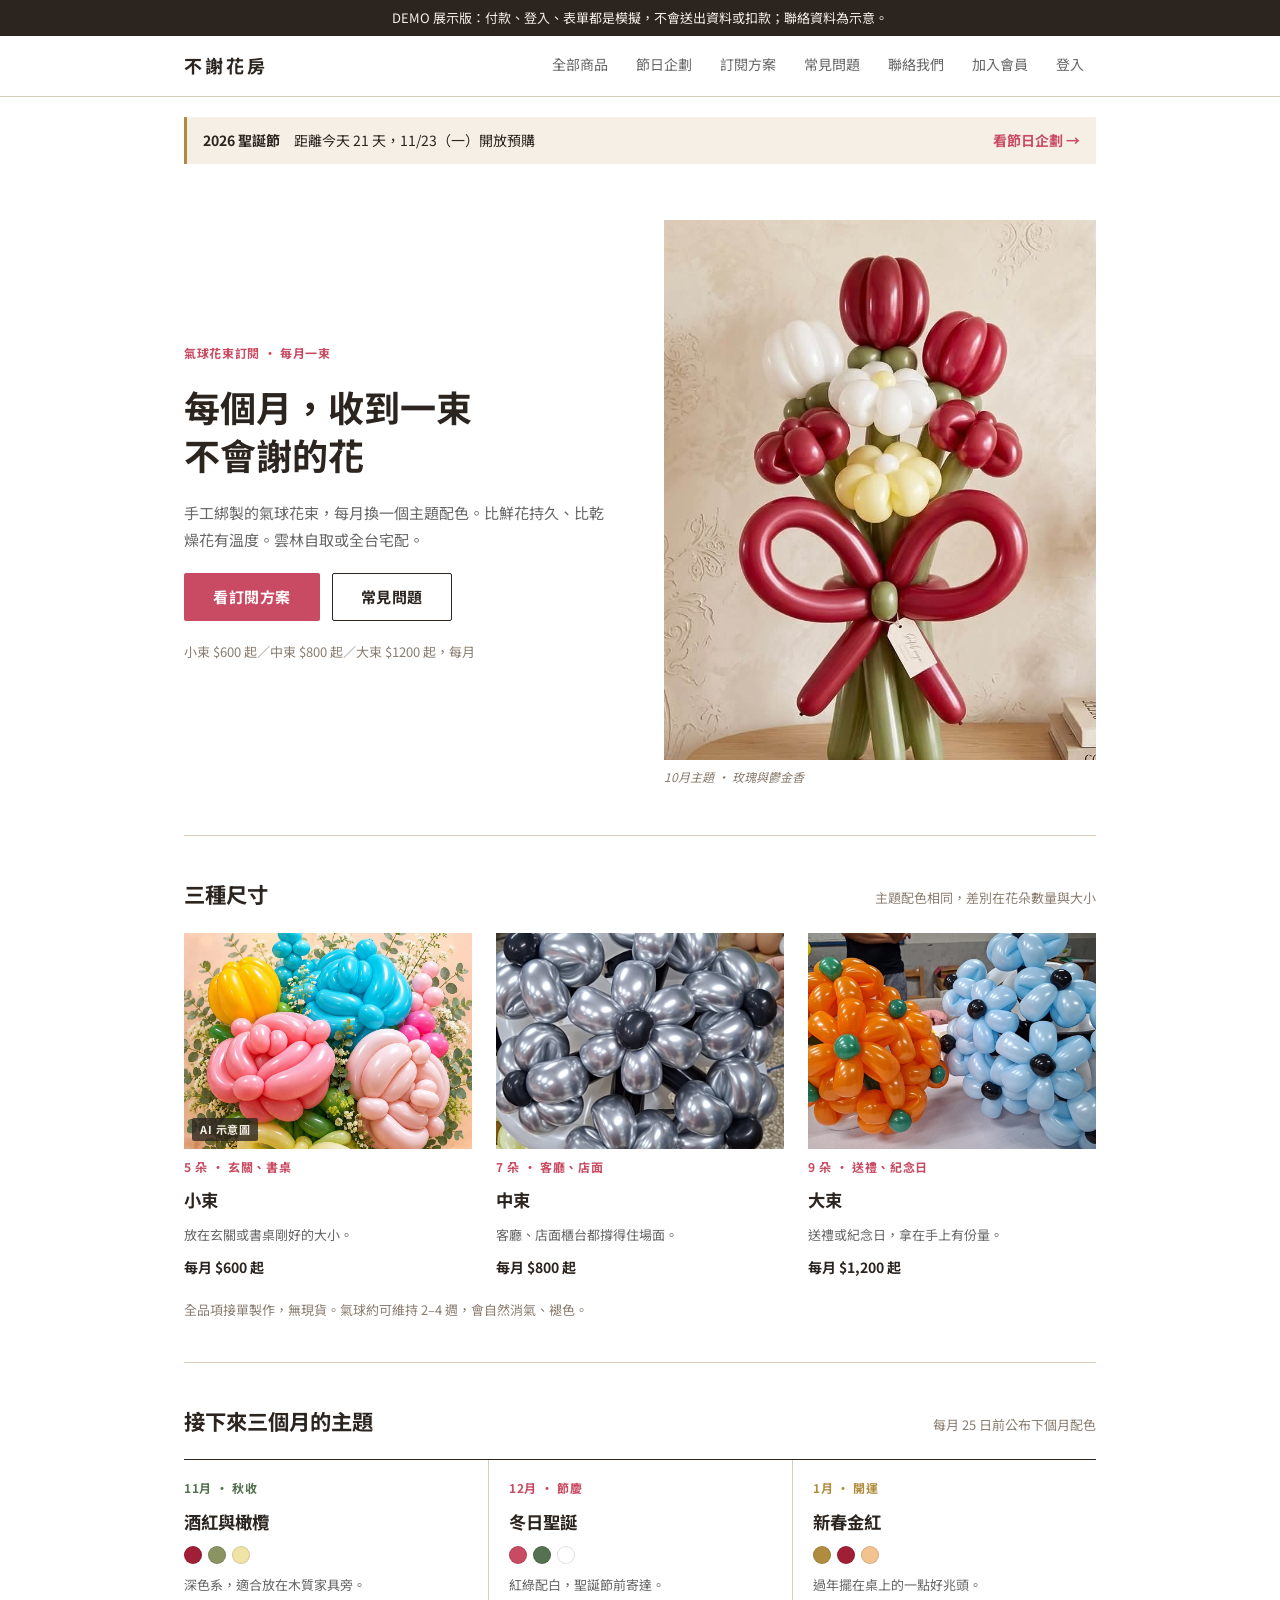
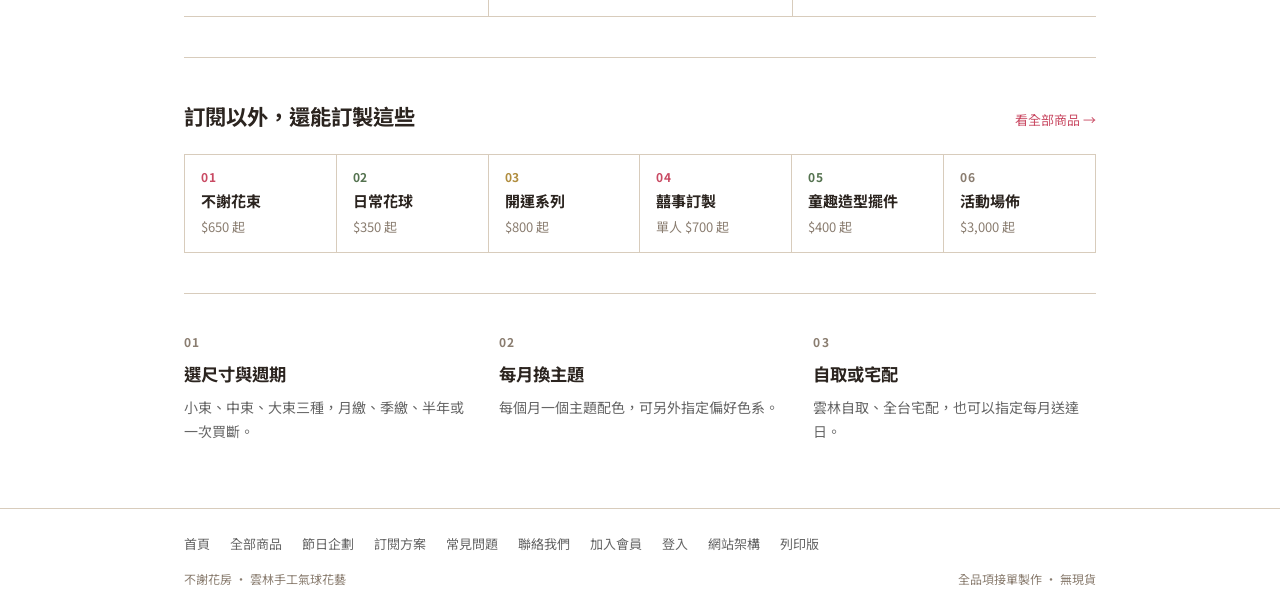
<file: docs/index.html>
<!DOCTYPE html>
<html lang="zh-Hant">
<head>
<meta charset="utf-8">
<meta name="viewport" content="width=device-width, initial-scale=1">
<title>不謝花房｜氣球花束訂閱</title>
<meta name="description" content="手工綁製的氣球花束，每月換一個主題配色。雲林自取或全台宅配。">
<link rel="stylesheet" href="styles.css">
</head>
<body>
<div class="site">
  <div class="demo-bar" role="note">DEMO 展示版：付款、登入、表單都是模擬，不會送出資料或扣款；聯絡資料為示意。</div>
  <header class="site-header">
    <div class="wrap">
      <a class="brand" href="#home">不謝花房</a>
      <nav class="nav" aria-label="主選單">
        <a href="#products" data-nav="products">全部商品</a>
        <a href="#campaign" data-nav="campaign">節日企劃</a>
        <a href="#plans" data-nav="plans">訂閱方案</a>
        <a href="#faq" data-nav="faq">常見問題</a>
        <a href="#contact" data-nav="contact">聯絡我們</a>
        <a href="#join" data-nav="join" data-text="joinNavLabel">加入會員</a>
        <a href="login.html" data-show="notMember">登入</a>
      </nav>
    </div>
  </header>

  <main class="wrap">

    <!-- 01 首頁 -->
    <section data-page="home">
      <div class="home-campaign" id="home-campaign"></div>
      <div class="hero">
        <div class="stack gap-20">
          <div class="eyebrow bouquet">氣球花束訂閱 · 每月一束</div>
          <h1>每個月，收到一束<br>不會謝的花</h1>
          <p class="lede">手工綁製的氣球花束，每月換一個主題配色。比鮮花持久、比乾燥花有溫度。雲林自取或全台宅配。</p>
          <div class="row">
            <a class="btn lg" href="#plans">看訂閱方案</a>
            <a class="btn lg secondary" href="#faq">常見問題</a>
          </div>
          <div class="small muted">小束 $600 起／中束 $800 起／大束 $1200 起，每月</div>
        </div>
        <figure class="photo">
          <img src="assets/bouquet-rose-tulip.jpg" alt="玫瑰鬱金香氣球花束" width="727" height="1024">
          <figcaption>10月主題 · 玫瑰與鬱金香</figcaption>
        </figure>
      </div>

      <div class="home-section stack gap-20">
        <div class="section-head">
          <div class="h1">三種尺寸</div>
          <div class="small muted">主題配色相同，差別在花朵數量與大小</div>
        </div>
        <div class="products">
          <a class="product" href="#plans">
            <div class="size-tile"><div class="cluster c3" aria-hidden="true"><i></i><i></i><i></i><i></i><i></i></div><img src="assets/bouquet-5.jpg" alt="小束 AI 示意圖" onerror="this.remove()"><span class="photo-tag">AI 示意圖</span></div>
            <div class="eyebrow bouquet">5 朵 · 玄關、書桌</div>
            <div class="h2">小束</div>
            <div class="product-blurb">放在玄關或書桌剛好的大小。</div>
            <div class="product-price">每月 $600 起</div>
          </a>
          <a class="product" href="#plans">
            <div class="size-tile"><div class="cluster c4" aria-hidden="true"><i></i><i></i><i></i><i></i><i></i><i></i><i></i></div><img src="assets/bouquet-7.jpg" alt="中束成品照" onerror="this.remove()"></div>
            <div class="eyebrow bouquet">7 朵 · 客廳、店面</div>
            <div class="h2">中束</div>
            <div class="product-blurb">客廳、店面櫃台都撐得住場面。</div>
            <div class="product-price">每月 $800 起</div>
          </a>
          <a class="product" href="#plans">
            <div class="size-tile"><div class="cluster c5" aria-hidden="true"><i></i><i></i><i></i><i></i><i></i><i></i><i></i><i></i><i></i></div><img src="assets/bouquet-9.jpg" alt="大束成品照" onerror="this.remove()"></div>
            <div class="eyebrow bouquet">9 朵 · 送禮、紀念日</div>
            <div class="h2">大束</div>
            <div class="product-blurb">送禮或紀念日，拿在手上有份量。</div>
            <div class="product-price">每月 $1,200 起</div>
          </a>
        </div>
        <div class="small muted">全品項接單製作，無現貨。氣球約可維持 2–4 週，會自然消氣、褪色。</div>
      </div>

      <div class="home-section stack gap-20">
        <div class="section-head">
          <div class="h1">接下來三個月的主題</div>
          <div class="small muted">每月 25 日前公布下個月配色</div>
        </div>
        <div class="cols rule-top">
          <div class="theme">
            <div class="eyebrow animal">11月 · 秋收</div>
            <div class="h2">酒紅與橄欖</div>
            <div class="dots"><span class="dot" style="background:var(--balloon-burgundy)"></span><span class="dot" style="background:var(--balloon-olive)"></span><span class="dot" style="background:var(--balloon-butter)"></span></div>
            <div class="small lede">深色系，適合放在木質家具旁。</div>
          </div>
          <div class="theme">
            <div class="eyebrow bouquet">12月 · 節慶</div>
            <div class="h2">冬日聖誕</div>
            <div class="dots"><span class="dot" style="background:var(--rose-500)"></span><span class="dot" style="background:var(--sage-600)"></span><span class="dot" style="background:#fff"></span></div>
            <div class="small lede">紅綠配白，聖誕節前寄達。</div>
          </div>
          <div class="theme">
            <div class="eyebrow festive">1月 · 開運</div>
            <div class="h2">新春金紅</div>
            <div class="dots"><span class="dot" style="background:var(--gold-600)"></span><span class="dot" style="background:var(--balloon-burgundy)"></span><span class="dot" style="background:var(--balloon-peach)"></span></div>
            <div class="small lede">過年擺在桌上的一點好兆頭。</div>
          </div>
        </div>
      </div>

      <div class="home-section stack gap-20">
        <div class="section-head">
          <div class="h1">訂閱以外，還能訂製這些</div>
          <a class="small" href="#products">看全部商品 →</a>
        </div>
        <div class="lines-mini">
          <a href="#line-bouquet"><span class="eyebrow bouquet">01</span><b>不謝花束</b><span class="muted">$650 起</span></a>
          <a href="#line-ball"><span class="eyebrow animal">02</span><b>日常花球</b><span class="muted">$350 起</span></a>
          <a href="#line-luck"><span class="eyebrow festive">03</span><b>開運系列</b><span class="muted">$800 起</span></a>
          <a href="#line-wedding"><span class="eyebrow bouquet">04</span><b>囍事訂製</b><span class="muted">單人 $700 起</span></a>
          <a href="#line-kids"><span class="eyebrow animal">05</span><b>童趣造型擺件</b><span class="muted">$400 起</span></a>
          <a href="#line-event"><span class="eyebrow">06</span><b>活動場佈</b><span class="muted">$3,000 起</span></a>
        </div>
      </div>

      <div class="home-section last steps">
        <div class="stack gap-8">
          <div class="eyebrow">01</div>
          <div class="h2">選尺寸與週期</div>
          <div class="lede">小束、中束、大束三種，月繳、季繳、半年或一次買斷。</div>
        </div>
        <div class="stack gap-8">
          <div class="eyebrow">02</div>
          <div class="h2">每月換主題</div>
          <div class="lede">每個月一個主題配色，可另外指定偏好色系。</div>
        </div>
        <div class="stack gap-8">
          <div class="eyebrow">03</div>
          <div class="h2">自取或宅配</div>
          <div class="lede">雲林自取、全台宅配，也可以指定每月送達日。</div>
        </div>
      </div>
    </section>

    <!-- 全部商品（內容取自「不謝花房 商品介紹」簡報） -->
    <section data-page="products" class="page stack gap-28" hidden>
      <div class="stack gap-10" style="max-width:640px">
        <div class="eyebrow">全部商品 · 六條商品線</div>
        <h1>全部是氣球，全部手工做</h1>
        <p class="lede">花束、桌上花球、節慶擺件、婚禮公仔、造型擺件，到大型花牆，都用氣球手工製作。一人工作室，無現貨，每件都是下單後才開始做，色系與造型可以私訊客製。</p>
      </div>

      <div class="lines-table rule-top" role="table" aria-label="六條商品線總覽">
        <div class="lt-row lt-head" role="row"><span role="columnheader">商品線</span><span role="columnheader">主要場合</span><span role="columnheader">起價</span></div>
        <a class="lt-row" role="row" href="#line-bouquet"><b role="cell" style="color:var(--rose-500)">01 不謝花束</b><span role="cell">生日、紀念日、畢業、母親節</span><span role="cell">單買 $650 起</span></a>
        <a class="lt-row" role="row" href="#line-ball"><b role="cell" style="color:var(--sage-600)">02 日常花球</b><span role="cell">桌面擺飾、店家陳列</span><span role="cell">$350 起</span></a>
        <a class="lt-row" role="row" href="#line-luck"><b role="cell" style="color:var(--gold-600)">03 開運系列</b><span role="cell">過年送禮、開店賀禮</span><span role="cell">$800 起</span></a>
        <a class="lt-row" role="row" href="#line-wedding"><b role="cell" style="color:var(--rose-500)">04 囍事訂製</b><span role="cell">婚禮迎賓桌、拍照道具</span><span role="cell">單人 $700 起</span></a>
        <a class="lt-row" role="row" href="#line-kids"><b role="cell" style="color:var(--sage-600)">05 童趣造型擺件</b><span role="cell">畢業、兒童生日、班級佈置</span><span role="cell">$400 起</span></a>
        <a class="lt-row" role="row" href="#line-event"><b role="cell">06 活動場佈（B2B）</b><span role="cell">開幕、婚宴、企業活動</span><span role="cell">案件報價，$3,000 起</span></a>
      </div>

      <article class="pline" id="line-bouquet">
        <figure class="line-media"><img src="assets/bouquet-rose-tulip.jpg" alt="粉彩玫瑰與鬱金香氣球花束" loading="lazy"></figure>
        <div class="stack gap-12">
          <div class="eyebrow bouquet">商品線 01 · 花束</div>
          <div class="h1">不謝花束</div>
          <p class="lede">比鮮花持久、比乾燥花有溫度的手綁氣球花束，主打送禮。</p>
          <dl class="spec">
            <dt>尺寸</dt><dd>小束 3–5 朵／中束 6–8 朵／大束 9–12 朵</dd>
            <dt>客製</dt><dd>色系、主花（玫瑰／鬱金香／雛菊／山茶花）、緞帶、卡片</dd>
            <dt>價格</dt><dd>單買：小束 $650／中束 $950／大束 $1,250（會員再折 $50）</dd>
            <dt>交期</dt><dd>建議提前 3–5 天預訂</dd>
          </dl>
          <div class="notice"><div class="notice-title">想每個月都收到一束？</div><div>花束也有訂閱制，每月換一個主題配色，會員每束再少 $50。<a href="#plans" style="font-weight:700">看訂閱方案</a></div></div>
        </div>
      </article>

      <article class="pline" id="line-ball">
        <figure class="line-media"><img src="assets/daily-ball.jpg" alt="繽紛氣球花朵與花球" loading="lazy"></figure>
        <div class="stack gap-12">
          <div class="eyebrow animal">商品線 02 · 花球</div>
          <div class="h1">日常花球</div>
          <p class="lede">放桌上不佔空間的莫蘭迪色氣球花球，療癒自用也適合送禮。</p>
          <dl class="spec">
            <dt>尺寸</dt><dd>手掌至臉盆大小，桌面款為主</dd>
            <dt>客製</dt><dd>單色／雙色、大小、底座或提環</dd>
            <dt>價格</dt><dd>桌面小款 $350 起／中款 $550 起</dd>
            <dt>交期</dt><dd>1–3 天可取，可接小量店家陳列訂單</dd>
          </dl>
        </div>
      </article>

      <article class="pline" id="line-luck">
        <figure class="line-media"><img src="assets/longevity-peach.jpg" alt="開運系列節慶擺件" loading="lazy"></figure>
        <div class="stack gap-12">
          <div class="eyebrow festive">商品線 03 · 節慶</div>
          <div class="h1">開運系列</div>
          <p class="lede">喜氣手工氣球開運擺件，農曆年與開店送禮首選。</p>
          <dl class="spec">
            <dt>代表款</dt><dd>財神（手捧金元寶），可延伸招財貓、元寶串、發財樹</dd>
            <dt>客製</dt><dd>元寶字樣（財／招財進寶）、尺寸、底座</dd>
            <dt>價格</dt><dd>財神擺件 $800 起</dd>
            <dt>交期</dt><dd><b>檔期開放預購並設截單日</b>，年前 2–3 週開始接單</dd>
          </dl>
        </div>
      </article>

      <article class="pline" id="line-wedding">
        <figure class="line-media"><img src="assets/wedding-couple.jpg" alt="新郎新娘氣球公仔" loading="lazy"></figure>
        <div class="stack gap-12">
          <div class="eyebrow bouquet">商品線 04 · 婚禮</div>
          <div class="h1">囍事訂製</div>
          <p class="lede">可客製髮色與禮服的新人氣球公仔，婚禮專屬小物。</p>
          <dl class="spec">
            <dt>代表款</dt><dd>新郎 × 新娘一對，可加寵物、姓名牌／日期牌</dd>
            <dt>客製</dt><dd>髮色、髮型、禮服顏色、配件、姓名／日期</dd>
            <dt>價格</dt><dd>一對 $1,200 起／單人 $700 起</dd>
            <dt>交期</dt><dd><b>婚期前 2–4 週確認並下單</b></dd>
          </dl>
        </div>
      </article>

      <article class="pline" id="line-kids">
        <figure class="line-media"><img src="assets/bunny-cat-ear.jpg" alt="童趣造型擺件" loading="lazy"></figure>
        <div class="stack gap-12">
          <div class="eyebrow animal">商品線 05 · 動物</div>
          <div class="h1">童趣造型擺件</div>
          <p class="lede">可愛角色與動物造型氣球擺件，畢業、生日、兒童送禮。</p>
          <dl class="spec">
            <dt>代表款</dt><dd>美人魚、綁馬尾女孩、綿羊、小丑</dd>
            <dt>客製</dt><dd>角色髮色／服裝、動物種類、名牌、搭配花束</dd>
            <dt>價格</dt><dd>動物款 $400 起／人偶 $700 起／人偶＋花束 $1,000 起</dd>
            <dt>交期</dt><dd>畢業季（5–6 月）提前接單並限量</dd>
          </dl>
        </div>
      </article>

      <article class="pline" id="line-event">
        <figure class="line-media pair"><img src="assets/event-sunflower-wall.jpg" alt="太陽花氣球花牆" loading="lazy"><img src="assets/event-graduation.jpg" alt="畢業典禮氣球拱門" loading="lazy"></figure>
        <div class="stack gap-12">
          <div class="eyebrow">商品線 06 · B2B</div>
          <div class="h1">活動場佈</div>
          <p class="lede">大型氣球花牆與背板，供活動、開幕、婚宴場地佈置。</p>
          <dl class="spec">
            <dt>代表款</dt><dd>太陽花牆、花藝背板、主題造型牆</dd>
            <dt>客製</dt><dd>尺寸、主題、配色、文字、進場佈置與撤場</dd>
            <dt>報價</dt><dd><b>需場勘或確認尺寸後報價</b></dd>
            <dt>交期</dt><dd>大型案提前 1–2 週確認，含進場時間</dd>
          </dl>
        </div>
      </article>

      <div class="stack gap-20 rule-top" style="padding-top:28px">
        <div class="h1">訂製流程</div>
        <div class="steps four">
          <div class="stack gap-8"><div class="eyebrow">01</div><div class="h2">私訊諮詢</div><div class="lede">IG 或蝦皮告知用途、日期、預算與喜歡的色系。</div></div>
          <div class="stack gap-8"><div class="eyebrow">02</div><div class="h2">確認規格</div><div class="lede">確認尺寸、配色與客製細節後報價。</div></div>
          <div class="stack gap-8"><div class="eyebrow">03</div><div class="h2">手工製作</div><div class="lede">下單後開始製作，交期依商品 1 天至 4 週不等。</div></div>
          <div class="stack gap-8"><div class="eyebrow">04</div><div class="h2">取貨</div><div class="lede">雲林面交，或寄送全台。</div></div>
        </div>
      </div>

      <div class="notice">
        <div class="notice-title">保存說明</div>
        <ul>
          <li>氣球會隨時間消氣、褪色，屬於非長期保存品。</li>
          <li>避開高溫與陽光直射，室內展示最佳。</li>
          <li>深色較耐看，淺粉、莫蘭迪色久放易顯舊。</li>
          <li>寄送途中可能微消氣，收件後展開即可。</li>
          <li>戶外或高溫場地消氣較快，活動前會先告知展示時效。</li>
        </ul>
      </div>

      <div class="row">
        <a class="btn lg" href="#contact">私訊詢問訂製</a>
        <a class="btn lg secondary" href="#plans">看花束訂閱方案</a>
      </div>
    </section>

    <!-- 節日行銷企劃（內容在 app.js 的 CAMPAIGNS） -->
    <section data-page="campaign" class="page stack gap-28" hidden>
      <div class="stack gap-10" style="max-width:640px">
        <div class="eyebrow festive">節日行銷企劃 · 檔期預購</div>
        <h1>接下來的節日檔期</h1>
        <p class="lede">全品項手工現做、沒有現貨，每個節日都會開預購、設截單日。這裡整理三個檔期的主打商品、截單日與貼文時程。</p>
      </div>
      <div class="chips" id="campaign-tabs" role="group" aria-label="選擇節日"></div>
      <div id="campaign-body"></div>
      <div class="row">
        <a class="btn lg" href="#contact">私訊預購</a>
        <a class="btn lg secondary" href="#products">看全部商品</a>
      </div>
    </section>

    <!-- 02 訂閱方案 -->
    <section data-page="plans" class="page stack gap-28" hidden>
      <div class="stack gap-10">
        <div class="eyebrow">訂閱方案 · 每月主題不同</div>
        <h1>選一個尺寸</h1>
        <p class="lede">三個方案的主題與配色相同，差別只在花朵數量與大小。</p>
      </div>
      <div class="notice" data-show="isMember">
        <div class="notice-title">會員優惠方案</div>
        <div>已選好月繳。所有價格已扣 $50 會員折扣。</div>
      </div>
      <div class="small" style="color:var(--ink-600)" data-show="notMember">會員每束少 $50。<a href="#join" style="font-weight:700">加入會員</a></div>
      <div class="stack gap-10">
        <div class="label-title">繳費週期</div>
        <div class="chips" data-chips="cycle" role="group" aria-label="繳費週期"></div>
        <div class="row" style="gap:10px;font-size:14px" data-show="isBuyout">
          <span>買斷月數</span>
          <div class="chips" style="gap:6px" data-chips="months" role="group" aria-label="買斷月數"></div>
        </div>
      </div>
      <div class="cols cards-3 rule-top" id="plan-cards"></div>
      <div class="notice">
        <div class="notice-title">關於氣球材質</div>
        <ul>
          <li>氣球會隨時間自然消氣，約可維持 2–4 週，視室溫與日照而定。</li>
          <li>顏色會慢慢褪淡，屬非長期保存品。</li>
          <li>每月皆為手工製作，造型與照片會有些微差異。</li>
        </ul>
      </div>
    </section>

    <!-- 03 結帳 -->
    <section data-page="checkout" class="page checkout" hidden>
      <form class="checkout-main stack gap-28" id="checkout-form" novalidate>
        <div class="stack gap-10">
          <div class="eyebrow">結帳</div>
          <h1>填寫訂閱資料</h1>
        </div>
        <div class="stack gap-12">
          <div class="h2">1. 配色偏好</div>
          <div class="chips" data-chips="palette" role="group" aria-label="配色偏好"></div>
          <div class="hint muted" style="font-size:12px">每月主題不變，配色依偏好調整。</div>
        </div>
        <div class="stack gap-12">
          <div class="h2">2. 起始月份與取貨</div>
          <label class="field narrow"><span data-text="startLabel">起始月份</span>
            <select id="start-month">
              <option>2026年11月</option>
              <option>2026年12月</option>
              <option>2027年1月</option>
            </select>
          </label>
          <div class="chips" data-chips="delivery" role="group" aria-label="取貨方式"></div>
          <div class="small" style="color:var(--ink-600)" data-text="deliveryNote"></div>
          <div class="fields-2">
            <label class="field"><span>收件人姓名</span><input name="name" autocomplete="name"></label>
            <label class="field"><span>手機</span><input name="phone" type="tel" autocomplete="tel"></label>
          </div>
          <label class="field" data-show="needsAddress"><span>收件地址</span><input name="address" autocomplete="street-address"></label>
          <label class="field narrow" data-show="needsDate"><span>每月指定送達日</span><input name="date" placeholder="例：每月 14 日"><span class="hint">需於前 7 天截單</span></label>
        </div>
        <div class="stack gap-12">
          <div class="h2">3. 送禮對象與卡片</div>
          <label class="check"><input type="checkbox" id="gift"><span class="box"></span><span>這是送人的禮物</span></label>
          <div class="stack gap-12" data-show="gift">
            <label class="field"><span>送給誰</span><input name="giftTo" placeholder="例：媽媽"></label>
            <label class="field"><span>卡片留言</span><textarea name="card" rows="3" maxlength="50"></textarea><span class="hint">手寫附在第一束，50 字內</span></label>
          </div>
        </div>
        <div class="stack gap-12">
          <div class="h2">4. 付款與發票</div>
          <div class="chips" data-chips="payment" role="group" aria-label="付款方式"></div>
          <div class="chips" data-chips="invoice" role="group" aria-label="發票類型"></div>
          <div class="fields-2" data-show="needsTaxId">
            <label class="field"><span>統一編號</span><input name="taxId" inputmode="numeric"></label>
            <label class="field"><span>公司抬頭</span><input name="company"></label>
          </div>
          <label class="field narrow" data-show="needsCarrier"><span>手機條碼載具（選填）</span><input name="carrier" placeholder="/ABC1234"></label>
        </div>
      </form>
      <aside class="summary">
        <div class="eyebrow">訂單摘要</div>
        <div id="summary-rows" class="stack gap-14"></div>
        <div class="due"><span style="font-weight:700">本次付款</span><b data-text="dueNow"></b></div>
        <button class="btn lg block" type="submit" form="checkout-form">確認付款</button>
        <a class="text-link" href="#plans">更改方案</a>
      </aside>
    </section>

    <!-- 04 感謝頁 -->
    <section data-page="thanks" hidden>
      <div class="narrow-page stack gap-28">
        <div class="stack gap-10">
          <div class="eyebrow bouquet">訂閱完成 · 訂單 <span data-text="orderNo"></span></div>
          <h1>謝謝，<span data-text="firstWord"></span> <span data-text="firstMonth"></span> 開始製作</h1>
          <p class="lede">接下來會發生的事：</p>
        </div>
        <div class="stack rule-top" id="timeline"></div>
        <div class="row">
          <a class="btn secondary" href="#home">回首頁</a>
          <a class="btn ghost" href="#contact">有問題，聯絡我們</a>
        </div>
      </div>
    </section>

    <!-- 05 聯絡我們 -->
    <section data-page="contact" class="page split" hidden>
      <div class="stack gap-20">
        <div class="stack gap-10">
          <div class="eyebrow">聯絡我們</div>
          <h1>想先問一句也可以</h1>
          <p class="lede">客製尺寸、企業送禮、場佈報價，或只是想看看實品照，都歡迎。一人工作室，通常一天內回覆。</p>
        </div>
        <div class="stack rule-top">
          <div class="kv"><b>IG 私訊</b><a href="https://example.com/" target="_blank" rel="noopener">@demo_account（示意）</a></div>
          <div class="kv"><b>LINE</b><a href="https://example.com/" target="_blank" rel="noopener">@demo_account（示意）</a></div>
          <div class="kv"><b>Email</b><a href="mailto:demo@example.com">demo@example.com</a></div>
          <div class="kv"><b>電話</b><span>00-000-0000（示意）</span></div>
        </div>
      </div>
      <div class="notice" data-show="contactSent">
        <div class="notice-title">已收到你的訊息</div>
        <div>會用你留下的方式回覆，通常在一天內。</div>
      </div>
      <form class="stack gap-14" id="contact-form" data-show="contactOpen" novalidate>
        <label class="field"><span>稱呼</span><input name="name"></label>
        <label class="field"><span>回覆方式</span><input name="reply" placeholder="Email、LINE ID 或電話"></label>
        <label class="field"><span>想問什麼</span>
          <select name="topic">
            <option>訂閱方案</option>
            <option>客製尺寸或造型</option>
            <option>企業送禮／場佈</option>
            <option>已訂閱的訂單</option>
            <option>其他</option>
          </select>
        </label>
        <label class="field"><span>內容</span><textarea name="body" rows="3"></textarea></label>
        <div><button class="btn" type="submit">送出</button></div>
      </form>
    </section>

    <!-- 06 常見問題 -->
    <section data-page="faq" class="page stack gap-24" style="max-width:680px" hidden>
      <div class="stack gap-10">
        <div class="eyebrow">常見問題</div>
        <h1>訂閱前大家常問的事</h1>
      </div>
      <div class="stack rule-top" id="faq-list"></div>
      <div style="font-size:14px;color:var(--ink-600)">沒找到答案？<a href="#contact">聯絡我們</a></div>
    </section>

    <!-- 07 加入會員 -->
    <section data-page="join" class="page split" hidden>
      <div class="stack gap-20">
        <div class="stack gap-10">
          <div class="eyebrow bouquet">加入會員 · 優惠方案</div>
          <h1>會員每束少 $50</h1>
          <p class="lede">月繳、季繳、半年、買斷與單次購買都適用。加入後直接帶到訂閱方案，已幫你選好月繳。</p>
        </div>
        <div class="stack rule-top">
          <div class="kv"><span><b>小束</b><span class="muted"> · 5 朵</span></span><span class="row" style="gap:8px;align-items:baseline"><span class="was">$600</span><b>$550／月</b></span></div>
          <div class="kv"><span><b>中束</b><span class="muted"> · 7 朵</span></span><span class="row" style="gap:8px;align-items:baseline"><span class="was">$800</span><b>$750／月</b></span></div>
          <div class="kv"><span><b>大束</b><span class="muted"> · 9 朵</span></span><span class="row" style="gap:8px;align-items:baseline"><span class="was">$1,200</span><b>$1,150／月</b></span></div>
        </div>
        <div class="stack">
          <div class="label-title" style="padding-top:8px">單次購買</div>
          <div class="kv"><span><b>小束</b><span class="muted"> · 3–5 朵</span></span><span class="row" style="gap:8px;align-items:baseline"><span class="was">$650</span><b>$600／束</b></span></div>
          <div class="kv"><span><b>中束</b><span class="muted"> · 6–8 朵</span></span><span class="row" style="gap:8px;align-items:baseline"><span class="was">$950</span><b>$900／束</b></span></div>
          <div class="kv"><span><b>大束</b><span class="muted"> · 9–12 朵</span></span><span class="row" style="gap:8px;align-items:baseline"><span class="was">$1,250</span><b>$1,200／束</b></span></div>
        </div>
      </div>
      <form class="stack gap-14" id="join-form" data-show="notMember" novalidate>
        <label class="field"><span>姓名</span><input name="name" autocomplete="name"></label>
        <label class="field"><span>手機</span><input name="phone" type="tel" autocomplete="tel"></label>
        <label class="field"><span>Email</span><input name="email" type="email" autocomplete="email"></label>
        <div><button class="btn lg" type="submit">加入會員，看優惠方案</button></div>
        <div class="small" style="color:var(--ink-600)">已經是會員？<a href="login.html" style="font-weight:700">登入</a></div>
      </form>
      <div class="stack gap-14" data-show="isMember">
        <div class="notice">
          <div class="notice-title">你已經是會員</div>
          <div>訂閱方案已套用會員價，每束少 $50。</div>
        </div>
        <div class="row">
          <button class="btn" type="button" data-action="memberPlans">前往優惠方案</button>
          <button class="text-link" type="button" data-action="logout">登出</button>
        </div>
      </div>
    </section>

    <!-- 網站架構 -->
    <section data-page="map" class="page stack gap-28" hidden>
      <div class="stack gap-10" style="max-width:640px">
        <div class="eyebrow bouquet">不謝花房 · 氣球花束訂閱網站 · 網站架構</div>
        <h1>十個頁面與六條動線</h1>
        <p class="lede">每頁只負責一件事。點動線或清單裡的頁名，可以直接前往那一頁。</p>
      </div>
      <div class="flows" id="map-flows"></div>
      <div class="stack rule-top" id="map-pages"></div>
    </section>

  </main>

  <footer class="site-footer">
    <div class="wrap">
      <nav class="footer-links" aria-label="全站連結">
        <a href="#home">首頁</a>
        <a href="#products">全部商品</a>
        <a href="#campaign">節日企劃</a>
        <a href="#plans">訂閱方案</a>
        <a href="#faq">常見問題</a>
        <a href="#contact">聯絡我們</a>
        <a href="#join">加入會員</a>
        <a href="login.html">登入</a>
        <a href="#map">網站架構</a>
        <a href="index.html?print">列印版</a>
      </nav>
      <div class="footer-meta">
        <span>不謝花房 · 雲林手工氣球花藝</span>
        <span>全品項接單製作 · 無現貨</span>
      </div>
    </div>
  </footer>
</div>
<script src="mock-api.js"></script>
<script src="app.js"></script>
</body>
</html>
</file>
<file: docs/styles.css>
@import url('https://fonts.googleapis.com/css2?family=Noto+Sans+TC:wght@400;500;700&display=swap');

/* ── Design tokens（取自設計系統 design-system-65b62f4a） ── */
:root {
  --ink-900: #2B241F;
  --ink-600: #666666;
  --taupe-500: #8A7D70;
  --taupe-300: #B9AC9C;
  --taupe-200: #D8CCBC;
  --cream-100: #F5EFE6;
  --paper: #FFFFFF;

  --rose-500: #C94A63;
  --sage-600: #54724F;
  --gold-600: #B08D3E;
  --red-700: #B00000;

  --balloon-burgundy: #A11F36;
  --balloon-olive: #8A9463;
  --balloon-butter: #EFE3A6;
  --balloon-blush: #F2C9CF;
  --balloon-peach: #F2C38F;

  --text-muted: var(--taupe-500);
  --border-input: var(--taupe-300);
  --link: var(--rose-500);
  --link-hover: #A83A51;

  --font-sans: 'Noto Sans TC', 'Microsoft JhengHei', 'PingFang TC', sans-serif;
  --fs-eyebrow: 12px;
  --fs-label: 12.67px;
  --fs-body: 14px;
  --fs-h2: 17.33px;
  --fs-h1: 21.33px;
  --fs-title: 26.67px;
  --ls-eyebrow: 1.33px;
  --ls-label: 0.67px;
  --lh-body: 1.7;

  --radius-1: 2px;
  --radius-pill: 999px;
  --dur-fast: 120ms;
  --ease-out: cubic-bezier(.2, .7, .2, 1);
}

/* ── Base ── */
*, *::before, *::after { box-sizing: border-box; }
html { -webkit-font-smoothing: antialiased; }
body {
  margin: 0;
  background: var(--paper);
  color: var(--ink-900);
  font-family: var(--font-sans);
  font-size: var(--fs-body);
  line-height: var(--lh-body);
}
a { color: var(--link); text-decoration: none; }
a:hover { color: var(--link-hover); }
h1 { margin: 0; font-size: var(--fs-title); font-weight: 700; line-height: 1.35; }
p { margin: 0; }
[hidden] { display: none !important; }

.site { min-height: 100vh; display: flex; flex-direction: column; }
.wrap { max-width: 960px; margin: 0 auto; padding: 0 24px; width: 100%; }

/* ── Header / footer ── */
.site-header {
  position: sticky; top: 0; z-index: 5;
  background: var(--paper);
  border-bottom: 1px solid var(--taupe-200);
}
.site-header .wrap {
  min-height: 60px;
  display: flex; align-items: center; justify-content: space-between;
  gap: 16px; flex-wrap: wrap;
}
.brand { font-weight: 700; font-size: 18px; letter-spacing: 3px; padding: 12px 0; color: var(--ink-900); }
.brand:hover { color: var(--ink-900); }
.nav { display: flex; gap: 4px; flex-wrap: wrap; }
.nav a {
  padding: 8px 12px; font-size: 14px;
  color: var(--ink-600);
  border-bottom: 2px solid transparent;
}
.nav a:hover { color: var(--ink-900); }
.nav a[aria-current="page"] { font-weight: 700; color: var(--ink-900); border-bottom-color: var(--rose-500); }

main { flex: 1; }
.page { padding: 48px 0 64px; }

.site-footer { border-top: 1px solid var(--taupe-200); }
.site-footer .wrap { padding: 24px; display: flex; flex-direction: column; gap: 14px; }
.footer-links { display: flex; flex-wrap: wrap; gap: 6px 20px; font-size: 13px; }
.footer-links a { color: var(--ink-600); }
.footer-links a:hover { color: var(--ink-900); }
.footer-meta {
  display: flex; justify-content: space-between; gap: 12px; flex-wrap: wrap;
  font-size: 12px; color: var(--taupe-500);
}

/* ── Type helpers ── */
.eyebrow { font-size: var(--fs-eyebrow); font-weight: 700; line-height: 1.4; letter-spacing: var(--ls-eyebrow); color: var(--text-muted); }
.eyebrow.bouquet, .eyebrow.animal, .eyebrow.festive { letter-spacing: var(--ls-label); }
.eyebrow.bouquet { color: var(--rose-500); }
.eyebrow.animal { color: var(--sage-600); }
.eyebrow.festive { color: var(--gold-600); }
.lede { font-size: 14px; line-height: 1.7; color: var(--ink-600); }
.muted { color: var(--taupe-500); }
.small { font-size: 13px; }
.h2 { font-size: var(--fs-h2); font-weight: 700; }
.h1 { font-size: var(--fs-h1); font-weight: 700; }
.label-title { font-size: 13.33px; font-weight: 700; color: var(--taupe-500); }
.stack { display: flex; flex-direction: column; }
.gap-6 { gap: 6px; } .gap-8 { gap: 8px; } .gap-10 { gap: 10px; } .gap-12 { gap: 12px; }
.gap-14 { gap: 14px; } .gap-20 { gap: 20px; } .gap-24 { gap: 24px; } .gap-28 { gap: 28px; }
.row { display: flex; gap: 12px; flex-wrap: wrap; align-items: center; }
.rule-top { border-top: 1px solid var(--ink-900); }
.split {
  display: grid;
  grid-template-columns: repeat(auto-fit, minmax(min(100%, 300px), 1fr));
  gap: 48px; align-items: start;
}
.fields-2 { display: grid; grid-template-columns: repeat(auto-fit, minmax(min(100%, 200px), 1fr)); gap: 12px; }

/* ── Button ── */
.btn {
  display: inline-flex; align-items: center; justify-content: center; gap: 8px;
  height: 40px; padding: 0 20px; font-size: 14px;
  font-family: var(--font-sans); font-weight: 700; letter-spacing: .5px;
  border-radius: var(--radius-1); cursor: pointer; white-space: nowrap;
  background: var(--rose-500); color: #fff; border: 1px solid transparent;
  transition: background var(--dur-fast) var(--ease-out);
}
.btn:hover { background: var(--link-hover); color: #fff; }
.btn:active { transform: translateY(1px); }
.btn.lg { height: 48px; padding: 0 28px; font-size: 15px; }
.btn.block { width: 100%; }
.btn.secondary { background: transparent; color: var(--ink-900); border-color: var(--ink-900); }
.btn.ghost { background: transparent; color: var(--ink-900); }
.btn.secondary:hover, .btn.ghost:hover { background: var(--cream-100); color: var(--ink-900); }

/* ── OptionChip ── */
.chips { display: flex; gap: 8px; flex-wrap: wrap; }
.chip {
  display: inline-flex; align-items: center; gap: 8px; flex-shrink: 0;
  height: 34px; padding: 0 14px; white-space: nowrap;
  font-family: var(--font-sans); font-size: 13px; font-weight: 400;
  border-radius: var(--radius-pill); cursor: pointer;
  background: var(--paper); color: var(--ink-900); border: 1px solid var(--border-input);
  transition: all var(--dur-fast) var(--ease-out);
}
.chip:hover { border-color: var(--ink-900); }
.chip[aria-pressed="true"] { font-weight: 700; background: var(--ink-900); color: var(--cream-100); border-color: var(--ink-900); }
.swatch { width: 14px; height: 14px; border-radius: 50%; border: 1px solid rgba(0, 0, 0, .12); }

/* ── Input / Select ── */
.field { display: flex; flex-direction: column; gap: 6px; }
.field > span:first-child { font-size: var(--fs-label); font-weight: 700; color: var(--text-muted); }
.field input, .field textarea, .field select {
  font: inherit; font-size: var(--fs-body); color: var(--ink-900);
  height: 40px; padding: 0 10px;
  border: 1px solid var(--border-input); border-radius: var(--radius-1);
  background: var(--paper); outline: none; width: 100%;
}
.field textarea { height: auto; padding: 8px 10px; resize: vertical; }
.field input:focus, .field textarea:focus, .field select:focus { border-color: var(--ink-900); }
.field input::placeholder, .field textarea::placeholder { color: var(--taupe-300); }
.field .hint { font-size: var(--fs-eyebrow); color: var(--text-muted); }
.narrow { max-width: 240px; }

/* ── Checkbox ── */
.check { display: inline-flex; align-items: center; gap: 8px; cursor: pointer; font-size: var(--fs-body); }
.check input { position: absolute; opacity: 0; width: 1px; height: 1px; }
.check .box {
  width: 16px; height: 16px; border: 1px solid var(--ink-900); background: var(--paper);
  display: grid; place-items: center; color: var(--cream-100); font-size: 11px; line-height: 1;
}
.check input:checked + .box { background: var(--ink-900); }
.check input:checked + .box::after { content: '✓'; }
.check input:focus-visible + .box { outline: 2px solid var(--rose-500); outline-offset: 2px; }

/* ── Notice ── */
.notice { background: var(--cream-100); padding: 10.67px 13.33px; font-size: var(--fs-body); line-height: var(--lh-body); }
.notice-title { font-weight: 700; margin-bottom: 6px; }
.notice ul { margin: 0; padding-left: 1.4em; }

/* ── PhotoFigure ── */
.photo { margin: 0; width: 100%; }
.photo img { display: block; width: 100%; height: auto; aspect-ratio: 4 / 5; object-fit: cover; background: var(--cream-100); }
.photo figcaption { margin-top: 6.67px; font-size: var(--fs-eyebrow); font-style: italic; color: var(--text-muted); }

/* ── 首頁 ── */
.hero {
  display: grid; grid-template-columns: repeat(auto-fit, minmax(min(100%, 320px), 1fr));
  gap: 48px; align-items: center; padding: 56px 0 48px;
}
.hero h1 { font-size: 36px; text-wrap: pretty; }
.hero .lede { font-size: 15px; line-height: 1.8; max-width: 420px; }
.home-section { border-top: 1px solid var(--taupe-200); padding: 40px 0; }
.home-section.last { padding-bottom: 64px; }
.section-head { display: flex; justify-content: space-between; align-items: baseline; gap: 12px; flex-wrap: wrap; }
.cols { display: grid; grid-template-columns: repeat(auto-fit, minmax(min(100%, 220px), 1fr)); }
.cols.cards-3 { grid-template-columns: repeat(auto-fit, minmax(min(100%, 240px), 1fr)); }
.theme {
  display: flex; flex-direction: column; gap: 10px;
  padding: 20px; border-bottom: 1px solid var(--taupe-200);
}
.theme + .theme { border-left: 1px solid var(--taupe-200); }
.theme:first-child { padding-left: 0; }
.dots { display: flex; gap: 6px; }
.dot { width: 18px; height: 18px; border-radius: 50%; border: 1px solid rgba(0, 0, 0, .12); display: inline-block; }
/* 三種尺寸：氣球圓點數＝花朵數 */
.products { display: grid; grid-template-columns: repeat(auto-fit, minmax(min(100%, 200px), 1fr)); gap: 32px 24px; }
.product { display: flex; flex-direction: column; gap: 10px; color: var(--ink-900); }
.product:hover { color: var(--ink-900); }
.size-tile { position: relative; overflow: hidden; aspect-ratio: 4 / 3; background: var(--cream-100); display: grid; place-items: center; transition: background var(--dur-fast) var(--ease-out); }
.size-tile img { position: absolute; inset: 0; width: 100%; height: 100%; object-fit: cover; transition: transform var(--dur-base) var(--ease-out); }
.product:hover .size-tile img { transform: scale(1.03); }
/* AI 生成的照片要標清楚，避免和實品照混淆 */
.photo-tag {
  position: absolute; left: 8px; bottom: 8px; z-index: 1;
  padding: 2px 8px; font-size: 11px; font-weight: 700; letter-spacing: .5px;
  background: rgba(43, 36, 31, .78); color: var(--cream-100); border-radius: var(--radius-1);
}
.product:hover .size-tile { background: #EFE6D9; }
.cluster { display: flex; flex-wrap: wrap; justify-content: center; gap: 6px; }
.cluster i { display: block; border-radius: 50%; border: 1px solid rgba(0, 0, 0, .08); }
.cluster i:nth-child(5n+1) { background: var(--balloon-burgundy); }
.cluster i:nth-child(5n+2) { background: var(--balloon-blush); }
.cluster i:nth-child(5n+3) { background: var(--balloon-butter); }
.cluster i:nth-child(5n+4) { background: var(--balloon-olive); }
.cluster i:nth-child(5n+5) { background: var(--balloon-peach); }
.cluster.c3 { width: calc(3 * 24px + 2 * 6px); } .cluster.c3 i { width: 24px; height: 24px; }
.cluster.c4 { width: calc(4 * 28px + 3 * 6px); } .cluster.c4 i { width: 28px; height: 28px; }
.cluster.c5 { width: calc(5 * 32px + 4 * 6px); } .cluster.c5 i { width: 32px; height: 32px; }
.product-blurb { font-size: 13px; line-height: 1.6; color: var(--ink-600); }
.product-price { font-size: 14px; font-weight: 700; }
.product:hover .h2 { color: var(--rose-500); }

.steps { display: grid; grid-template-columns: repeat(auto-fit, minmax(min(100%, 220px), 1fr)); gap: 32px; }
.steps.four { grid-template-columns: repeat(auto-fit, minmax(min(100%, 180px), 1fr)); gap: 24px; }

/* 首頁：六條商品線入口 */
.lines-mini { display: grid; grid-template-columns: repeat(auto-fit, minmax(min(100%, 140px), 1fr)); gap: 1px; background: var(--taupe-200); border: 1px solid var(--taupe-200); }
.lines-mini a { display: flex; flex-direction: column; gap: 2px; padding: 14px 16px; background: var(--paper); color: var(--ink-900); font-size: 13px; }
.lines-mini a b { font-size: 15px; }
.lines-mini a:hover { background: var(--cream-100); color: var(--ink-900); }

/* ── 全部商品 ── */
.lines-table { font-size: 14px; }
.lt-row {
  display: grid; grid-template-columns: 1.1fr 1.6fr 1fr; gap: 16px;
  padding: 12px 0; border-bottom: 1px solid var(--taupe-200); color: var(--ink-900);
}
.lt-head { background: var(--cream-100); padding: 10px 12px; margin: 0; font-weight: 700; color: var(--ink-600); border-bottom-color: var(--ink-900); }
a.lt-row { padding-left: 12px; padding-right: 12px; }
a.lt-row:hover { background: var(--cream-100); color: var(--ink-900); }
.pline {
  display: grid; grid-template-columns: repeat(auto-fit, minmax(min(100%, 320px), 1fr));
  gap: 32px 40px; align-items: start; padding-top: 32px; border-top: 1px solid var(--taupe-200);
  scroll-margin-top: 72px;
}
.line-media { margin: 0; aspect-ratio: 4 / 3; background: var(--cream-100); overflow: hidden; }
.line-media img { display: block; width: 100%; height: 100%; object-fit: contain; }
/* 兩張照片並排：橫的花牆放左邊、直的拱門放右邊，裁掉拱門照上方的天花板 */
.line-media.pair { display: grid; grid-template-columns: 1.6fr 1fr; gap: 8px; background: none; }
.line-media.pair img { min-width: 0; object-fit: cover; }
.line-media.pair img + img { object-position: center bottom; }
.spec { display: grid; grid-template-columns: 64px 1fr; margin: 0; border-top: 1px solid var(--ink-900); font-size: 14px; line-height: 1.7; }
.spec dt, .spec dd { margin: 0; padding: 10px 0; border-bottom: 1px solid var(--taupe-200); }
.spec dt { font-weight: 700; color: var(--taupe-500); }

/* ── 節日企劃 ── */
.home-campaign {
  display: flex; flex-wrap: wrap; align-items: baseline; gap: 4px 14px;
  margin-top: 20px; padding: 12px 16px; background: var(--cream-100);
  border-left: 3px solid var(--gold-600); font-size: 14px;
}
.home-campaign a { margin-left: auto; font-weight: 700; }
.home-campaign:empty { display: none; }
.campaign + .campaign { border-top: 1px solid var(--ink-900); padding-top: 32px; margin-top: 32px; }
.campaign-count { font-weight: 700; color: var(--rose-500); }
.ctable { width: 100%; border-collapse: collapse; font-size: 14px; line-height: 1.6; border-top: 1px solid var(--ink-900); }
.ctable th { text-align: left; background: var(--cream-100); padding: 10px 12px; font-weight: 700; color: var(--ink-600); white-space: nowrap; border-bottom: 1px solid var(--ink-900); }
.ctable td { padding: 10px 12px; border-bottom: 1px solid var(--taupe-200); vertical-align: top; }

/* ── 訂閱方案 ── */
.plan {
  display: flex; flex-direction: column; gap: 12px;
  padding: 24px 20px; border-bottom: 1px solid var(--taupe-200); background: var(--paper);
}
.plan + .plan { border-left: 1px solid var(--taupe-200); }
.plan.selected { background: var(--cream-100); }
.plan-photo {
  position: relative; overflow: hidden; aspect-ratio: 4 / 3; margin: -24px -20px 4px;
  background: var(--cream-100); display: grid; place-items: center;
}
.plan.selected .plan-photo { background: #EFE6D9; }
.plan-photo img { position: absolute; inset: 0; width: 100%; height: 100%; object-fit: cover; }
.plan-head { display: flex; justify-content: space-between; align-items: baseline; }
.plan-price { display: flex; align-items: baseline; gap: 4px; }
.plan-price b { font-size: 32px; }
.plan .line { font-size: 13px; min-height: 20px; }
.plan .member-line { font-weight: 700; color: var(--rose-500); }
.plan .desc { font-size: 14px; line-height: 1.7; color: var(--ink-600); flex: 1; }

/* ── 結帳 ── */
.checkout { display: grid; grid-template-columns: repeat(auto-fit, minmax(min(100%, 300px), 1fr)); gap: 48px; align-items: start; }
.checkout-main { grid-column: span 2; min-width: 0; }
.summary {
  position: sticky; top: 84px; min-width: 0;
  display: flex; flex-direction: column; gap: 14px;
  border-top: 1px solid var(--ink-900); padding-top: 16px;
}
.summary-row { display: flex; justify-content: space-between; gap: 12px; font-size: 14px; padding-bottom: 10px; border-bottom: 1px solid var(--taupe-200); }
.summary-row span:first-child { color: var(--taupe-500); }
.summary-row span:last-child { text-align: right; }
.due { display: flex; justify-content: space-between; align-items: baseline; }
.due b { font-size: 24px; }
.text-link { background: none; border: 0; padding: 0; font: inherit; font-size: 13px; color: var(--rose-500); cursor: pointer; text-align: center; }
.text-link:hover { color: var(--link-hover); }

/* ── 感謝頁 ── */
.narrow-page { max-width: 600px; margin: 0 auto; padding: 64px 0; }
.timeline-row { display: grid; grid-template-columns: 120px 1fr; gap: 16px; padding: 16px 0; border-bottom: 1px solid var(--taupe-200); }

/* ── 列表列（聯絡、會員價） ── */
.kv { display: flex; justify-content: space-between; gap: 12px; padding: 14px 0; border-bottom: 1px solid var(--taupe-200); font-size: 14px; }
.was { color: var(--taupe-500); text-decoration: line-through; font-size: 13px; }

/* ── FAQ ── */
.faq { border-bottom: 1px solid var(--taupe-200); }
.faq button {
  width: 100%; display: flex; justify-content: space-between; gap: 16px;
  padding: 16px 0; background: none; border: 0; cursor: pointer; text-align: left;
  font: inherit; font-size: 15px; font-weight: 700; color: var(--ink-900);
}
.faq button span:last-child { color: var(--taupe-500); font-weight: 400; }
.faq-a { padding: 0 0 16px; font-size: 14px; line-height: 1.7; color: var(--ink-600); }

/* ── 登入（login.html 用） ── */
.code-row { display: flex; gap: 8px; align-items: flex-end; }
.code-row .field { flex: 1; }

/* ── 網站架構 ── */
.flows { display: flex; flex-direction: column; gap: 12px; background: var(--cream-100); padding: 20px 24px; }
.flow { display: flex; align-items: center; gap: 10px; flex-wrap: wrap; font-size: 14px; }
.flow-label { width: 40px; font-size: 12px; font-weight: 700; letter-spacing: var(--ls-eyebrow); color: var(--taupe-500); }
.flow-step {
  padding: 6px 12px; background: var(--paper); border: 1px solid var(--ink-900);
  font-weight: 700; white-space: nowrap; color: var(--ink-900);
}
a.flow-step:hover { background: var(--ink-900); color: var(--cream-100); }
.flow-step.is-static { border-style: dashed; color: var(--ink-600); }
.map-row {
  display: grid; grid-template-columns: repeat(auto-fit, minmax(min(100%, 260px), 1fr));
  gap: 16px 32px; padding: 24px 0; border-bottom: 1px solid var(--taupe-200);
}
.map-name { font-size: var(--fs-h1); font-weight: 700; color: var(--ink-900); }
a.map-name:hover { color: var(--rose-500); }
.map-name.is-static { color: var(--ink-900); }
.map-goal { font-size: 14px; line-height: 1.7; font-weight: 700; color: var(--rose-500); }
.map-block { display: grid; grid-template-columns: 24px 1fr; font-size: 14px; line-height: 1.7; }

/* 手機版：欄位堆疊時拿掉直線分隔（列印版固定用桌機版面，不套用） */
@media screen and (max-width: 760px) {
  body:not(.print-mode) .theme + .theme, body:not(.print-mode) .plan + .plan { border-left: 0; }
  body:not(.print-mode) .theme { padding-left: 0; padding-right: 0; }
  body:not(.print-mode) .checkout-main { grid-column: auto; }
  body:not(.print-mode) .summary { position: static; }
  body:not(.print-mode) .hero h1 { font-size: 30px; }
  /* 窄螢幕：表格每列改成一張卡片，欄名寫在每格前面 */
  body:not(.print-mode) .ctable thead { display: none; }
  body:not(.print-mode) .ctable tr { display: block; padding: 10px 0; border-bottom: 1px solid var(--taupe-200); }
  body:not(.print-mode) .ctable td { display: grid; grid-template-columns: 72px 1fr; gap: 8px; padding: 3px 0; border: 0; }
  body:not(.print-mode) .ctable td::before { content: attr(data-label); font-weight: 700; color: var(--taupe-500); font-size: 13px; }
  body:not(.print-mode) .ctable td:empty { display: none; }
}
@media screen and (max-width: 420px) {
  body:not(.print-mode) .timeline-row { grid-template-columns: 1fr; gap: 4px; }
  body:not(.print-mode) .lt-row { grid-template-columns: 1fr auto; gap: 2px 12px; }
  body:not(.print-mode) .lt-row > :nth-child(2) { grid-row: 2; grid-column: 1 / -1; color: var(--ink-600); font-size: 13px; }
  body:not(.print-mode) .lt-head > :nth-child(2) { display: none; }
}

/* ── 列印版（index.html?print）──
   每頁以 960px 桌機版面排好，再縮成 A4 內容寬（扣掉 0.4 吋邊界約 717px） */
@page { size: A4; margin: 0.4in; }
body.print-mode { background: var(--cream-100); -webkit-print-color-adjust: exact; print-color-adjust: exact; }
.print-doc { width: 717px; margin: 0 auto; padding: 32px 0 96px; }
.print-cover { padding-bottom: 16px; }
.print-page { margin-top: 32px; }
.print-page:first-of-type { margin-top: 0; }
.print-label {
  font-size: 12px; font-weight: 700; letter-spacing: var(--ls-eyebrow); color: var(--taupe-500);
  padding: 8px 0; border-bottom: 1px solid var(--ink-900);
}
.print-frame { width: 960px; zoom: 0.746875; background: var(--paper); }
.print-mode .site-header { position: static; }
.print-mode .summary { position: static; }
.print-login { display: block; width: 100%; height: 760px; border: 0; }
.print-btn { position: fixed; right: 24px; bottom: 24px; z-index: 10; }
.print-mode .theme, .print-mode .plan, .print-mode .product, .print-mode .faq,
.print-mode .timeline-row, .print-mode .kv, .print-mode .pline, .print-mode .lt-row, .print-mode .ctable tr, .print-mode .summary, .print-mode .notice { break-inside: avoid; }
@media print {
  body.print-mode { background: var(--paper); }
  .print-doc { width: auto; padding: 0; }
  .print-page { margin-top: 0; break-before: page; }
  .print-page:first-of-type { break-before: auto; }
  .print-btn { display: none; }
}

/* ── GitHub Pages 展示版提示 ── */
.demo-bar {
  padding: 8px 24px; text-align: center; font-size: 13px; line-height: 1.5;
  background: var(--ink-900); color: var(--cream-100);
}
.print-mode .demo-bar { display: none; }
</file>
